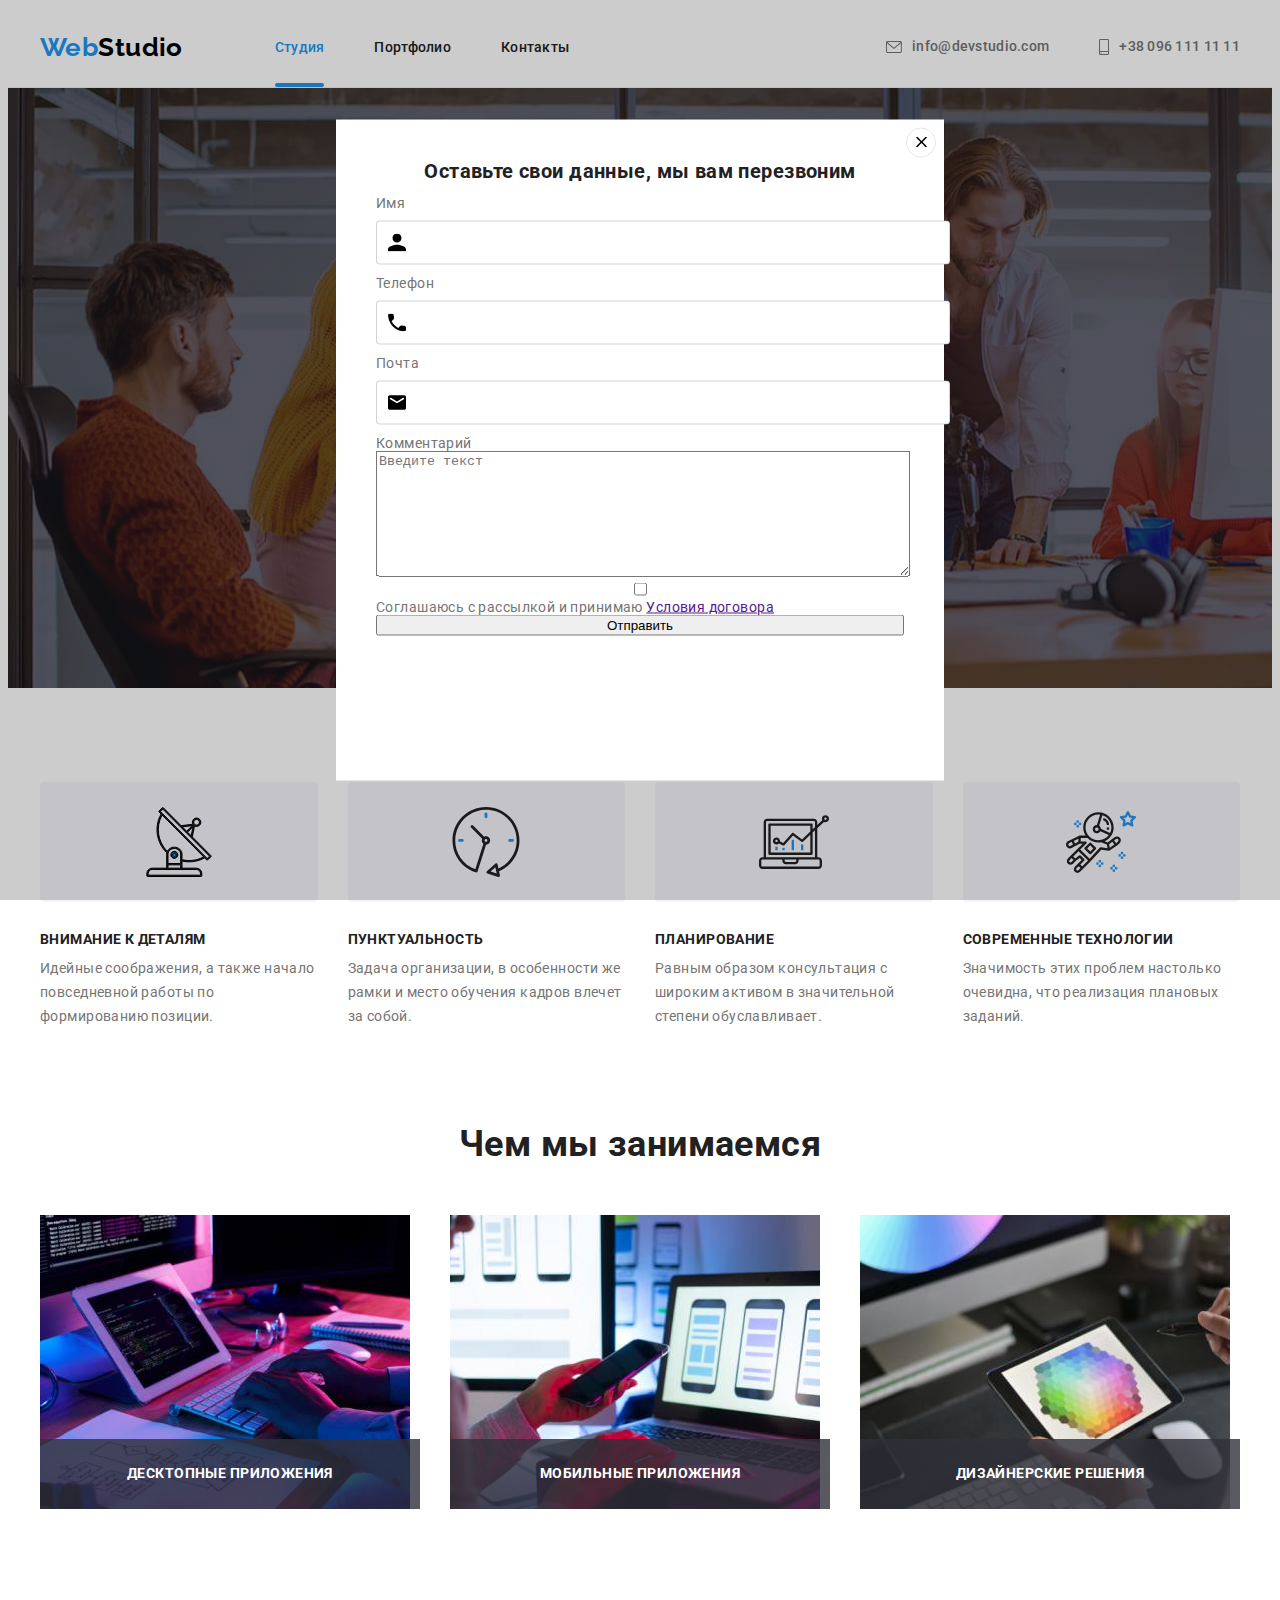
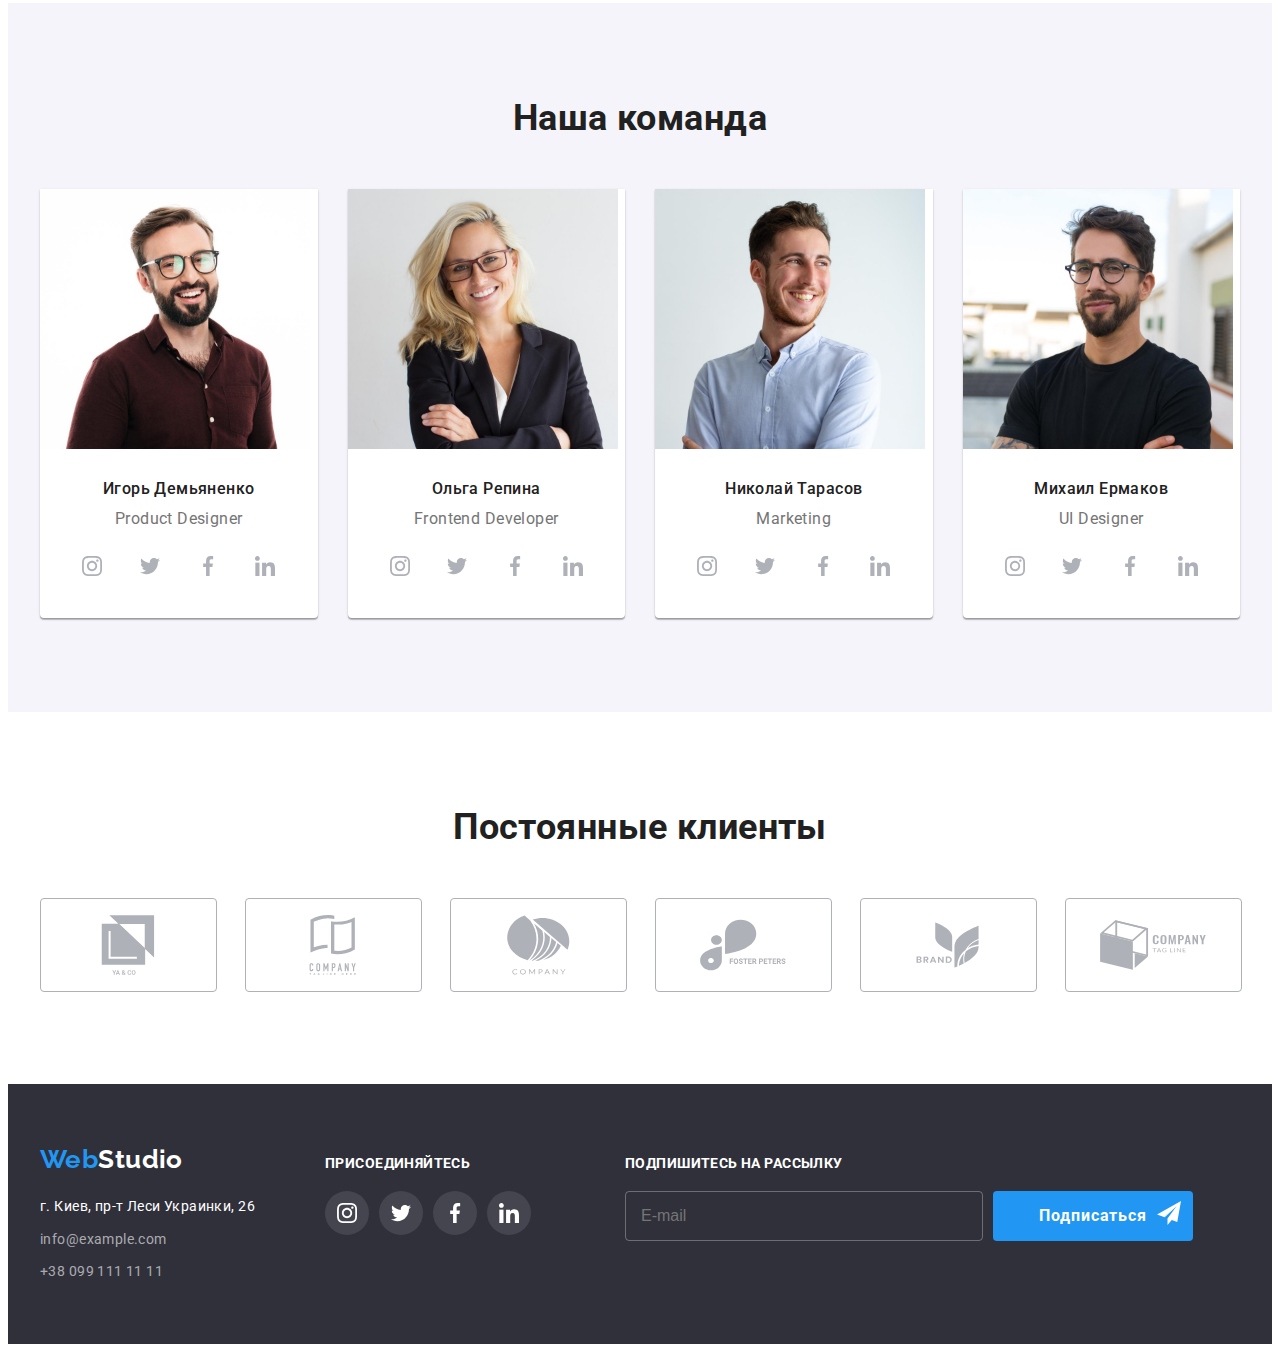
<file: index.html>
<!DOCTYPE html>
<html lang="ru">
  <head>

    <meta charset="UTF-8" />
    <meta http-equiv="X-UA-Compatible" content="IE=edge" />
    <meta name="viewport" content="width=device-width, initial-scale=1.0" />
    <title>Web Studio</title>
    <link rel="stylesheet" href="https://cdnjs.cloudflare.com/ajax/libs/modern-normalize/1.1.0/modern-normalize.min.css" integrity="sha512-wpPYUAdjBVSE4KJnH1VR1HeZfpl1ub8YT/NKx4PuQ5NmX2tKuGu6U/JRp5y+Y8XG2tV+wKQpNHVUX03MfMFn9Q==" crossorigin="anonymous" referrerpolicy="no-referrer" />
    <link rel="preconnect" href="https://fonts.gstatic.com">
    <link href="https://fonts.googleapis.com/css2?family=Raleway:wght@700&family=Roboto:wght@400;500;700;900&display=swap" rel="stylesheet">
    <link rel="stylesheet" href="./css/styles.css" />
  </head>
  <body>
    <!--Шапка сайта -->
    <header class="header">
      <div class="container header-container">
      <nav class="menu">
        <a href="./" class="logo link"><span class="logo-accent">Web</span>Studio</a>
        <ul class="site-nav list">
          <li class="site-nav-item"><a href="" class="nav-link link current">Студия</a></li>
          <li class="site-nav-item"><a href="./portfolio.html" class="nav-link link">Портфолио</a></li>
          <li class="site-nav-item"><a href="" class="nav-link link">Контакты</a></li>
        </ul>
      </nav>
      <ul class="contact-list list">
        <li class="contact-list-item">
          <a href="mailto:info@devstudio.com" class="contact-link link">
            <svg class="icon-item" width="16" height="12">
              <use href="./images/sprite.svg#icon-envelope"></use>
            </svg>
            info@devstudio.com</a>
        </li>
        <li class="contact-list-item">
          <a href="tel:+380961111111" class="contact-link link">
            <svg class="icon-item" width="10" height="16">
              <use href="./images/sprite.svg#icon-smartphone"></use>
            </svg>
            +38 096 111 11 11</a>
        </li>
      </ul>
    </div>
    </header>
    <main>
      <!-- Герой -->
      <section class="hero">
        <div class="container hero-container">
        <h1 class="hero-title">Эффективные решения <br> для вашего бизнеса</h1>
        <button type="button" class="button" data-modal-open>Заказать услугу</button></div>
      </section>
      <!-- Особенности -->
      <section class="features-section">
        <div class="container">
        <h2  class="visually-hidden">Особенности</h2>
        <ul class="features-list list">
          <li class="features-list-item">
            <div class="feauture-icon-container">
              <svg class="feauture-icon">
                <use href="./images/sprite.svg#icon-antenna"></use>
              </svg>
            </div>
            <h3 class="subtitle">Внимание к деталям</h3>
            <p class="desc">
              Идейные соображения, а также начало повседневной работы по формированию позиции.</p>
          </li>
          <li class="features-list-item">
            <div class="feauture-icon-container">
              <svg class="feauture-icon">
                <use href="./images/sprite.svg#icon-clock"></use>
              </svg>
            </div>
            <h3 class="subtitle">Пунктуальность</h3>
            <p class="desc">
              Задача организации, в особенности же рамки и место обучения кадров влечет за собой.
            </p>
          </li>
          <li class="features-list-item">
            <div class="feauture-icon-container">
              <svg class="feauture-icon">
                <use href="./images/sprite.svg#icon-diagram"></use>
              </svg>
            </div>
            <h3 class="subtitle">Планирование</h3>
            <p class="desc">
              Равным образом консультация с широким активом в значительной степени обуславливает.
            </p>
          </li>
          <li class="features-list-item">
            <div class="feauture-icon-container">
              <svg class="feauture-icon">
                <use href="./images/sprite.svg#icon-astronaut"></use>
              </svg>
            </div>
            <h3 class="subtitle">Современные технологии</h3>
            <p class="desc">
              Значимость этих проблем настолько очевидна, что реализация плановых заданий.</p>
          </li>
        </ul>
      </div>
      </section>
      <!-- Чем мы занимаемся -->
      <section class="our-work-section">
        <div class="container">
        <h2 class="section-title">Чем мы занимаемся</h2>
        <ul class="our-work-list list">
          <li class="our-work-list-item">
            <div class="our-work-description-wrapper">
            <img
              src="./images/what-are-we-doing/box1.jpg"
              width="370"
              height="294"
              alt="работающий програмист в темном офисе"
            />
            <p class="our-work-img-desc">Десктопные приложения</p>
          </div>
          </li>
          <li class="our-work-list-item">
            <div class="our-work-description-wrapper">
            <img
              src="./images/what-are-we-doing/box2.jpg"
              width="370"
              height="294"
              alt="веб-дизайнер работает над интерфейсом для мобильных телефонов"
            />
            <p class="our-work-img-desc">Мобильные приложения</p>
          </div>
          </li>
          <li class="our-work-list-item">
            <div class="our-work-description-wrapper">
            <img
              src="./images/what-are-we-doing/box3.jpg"
              width="370"
              height="294"
              alt="Творческий художник работает на графическом планшете "
            />
            <p class="our-work-img-desc">Дизайнерские решения</p>
          </div>
          </li>
        </ul>
      </div>
      </section>
      <!-- Наша команда -->
      <section class="our-team section">
        <div class="container">
        <h2 class="section-title">Наша команда</h2>
        <ul class="our-team-list list">
          <li class="our-team-list-item">
            <div class="card-thumb">
            <img
              src="./images/our-team/product-designer.jpg"
              width="270"
              height="260"
              alt="Игорь Демьяненко"
            />
          </div>

          <div class="card-content">
            <h3 class="subtitle-name">Игорь Демьяненко</h3>
            <p lang="en" class="caption">Product Designer</p>
            <ul class="social-list list">
              <li class="social-list-item">
                <a href="" class="light-bg social-list-link">
                  <svg class="social-list-icon">
                    <use href="./images/sprite.svg#icon-instagram"></use>
                  </svg>
                </a>
              </li>
              <li class="social-list-item">
                <a href="" class="light-bg social-list-link">
                  <svg class="social-list-icon">
                    <use href="./images/sprite.svg#icon-twitter"></use>
                  </svg>
                </a>
              </li>
              <li class="social-list-item">
                <a href="" class="light-bg social-list-link">
                  <svg class="social-list-icon">
                    <use href="./images/sprite.svg#icon-facebook"></use>
                  </svg>
                </a>
              </li>
              <li class="social-list-item">
                <a href="" class="light-bg social-list-link">
                  <svg class="social-list-icon">
                    <use href="./images/sprite.svg#icon-linkedin"></use>
                  </svg>
                </a>
              </li>
            </ul>
          </div>
          </li>
          <li class="our-team-list-item">
            <div class="card-thumb">
            <img
              src="./images/our-team/frontend-developer.jpg"
              width="270"
              height="260"
              alt="Ольга Репина"
            />
          </div>

          <div class="card-content">
            <h3 class="subtitle-name">Ольга Репина</h3>
            <p lang="en"  class="caption">Frontend Developer</p>
            <ul class="social-list list">
              <li class="social-list-item">
                <a href="" class="light-bg social-list-link">
                  <svg class="social-list-icon">
                    <use href="./images/sprite.svg#icon-instagram"></use>
                  </svg>
                </a>
              </li>
              <li class="social-list-item">
                <a href="" class="light-bg social-list-link">
                  <svg class="social-list-icon">
                    <use href="./images/sprite.svg#icon-twitter"></use>
                  </svg>
                </a>
              </li>
              <li class="social-list-item">
                <a href="" class="light-bg social-list-link">
                  <svg class="social-list-icon">
                    <use href="./images/sprite.svg#icon-facebook"></use>
                  </svg>
                </a>
              </li>
              <li class="social-list-item">
                <a href="" class="light-bg social-list-link">
                  <svg class="social-list-icon">
                    <use href="./images/sprite.svg#icon-linkedin"></use>
                  </svg>
                </a>
              </li>
            </ul>
          </div>
          </li>
          <li class="our-team-list-item">
            <div class="card-thumb">
            <img
              src="./images/our-team/marketing.jpg"
              width="270"
              height="260"
              alt="Николай Тарасов"
            />
          </div>

          <div class="card-content">
            <h3 class="subtitle-name">Николай Тарасов</h3>
            <p lang="en"  class="caption">Marketing</p>
            <ul class="social-list list">
              <li class="social-list-item">
                <a href="" class="light-bg social-list-link">
                  <svg class="social-list-icon">
                    <use href="./images/sprite.svg#icon-instagram"></use>
                  </svg>
                </a>
              </li>
              <li class="social-list-item">
                <a href="" class="light-bg social-list-link">
                  <svg class="social-list-icon">
                    <use href="./images/sprite.svg#icon-twitter"></use>
                  </svg>
                </a>
              </li>
              <li class="social-list-item">
                <a href="" class="light-bg social-list-link">
                  <svg class="social-list-icon">
                    <use href="./images/sprite.svg#icon-facebook"></use>
                  </svg>
                </a>
              </li>
              <li class="social-list-item">
                <a href="" class="light-bg social-list-link">
                  <svg class="social-list-icon">
                    <use href="./images/sprite.svg#icon-linkedin"></use>
                  </svg>
                </a>
              </li>
            </ul>
          </div>
          </li>
          <li class="our-team-list-item">
            <div class="card-thumb">
            <img
              src="./images/our-team/ui-designer.jpg"
              width="270"
              height="260"
              alt="Михаил Ермаков"
            />
          </div>

          <div class="card-content">
            <h3 class="subtitle-name">Михаил Ермаков</h3>
            <p lang="en"  class="caption">UI Designer</p>
            <ul class="social-list list">
              <li class="social-list-item">
                <a href="" class="light-bg social-list-link">
                  <svg class="social-list-icon">
                    <use href="./images/sprite.svg#icon-instagram"></use>
                  </svg>
                </a>
              </li>
              <li class="social-list-item">
                <a href="" class="light-bg social-list-link">
                  <svg class="social-list-icon">
                    <use href="./images/sprite.svg#icon-twitter"></use>
                  </svg>
                </a>
              </li>
              <li class="social-list-item">
                <a href="" class="light-bg social-list-link">
                  <svg class="social-list-icon">
                    <use href="./images/sprite.svg#icon-facebook"></use>
                  </svg>
                </a>
              </li>
              <li class="social-list-item">
                <a href="" class="light-bg social-list-link">
                  <svg class="social-list-icon">
                    <use href="./images/sprite.svg#icon-linkedin"></use>
                  </svg>
                </a>
              </li>
            </ul>
          </div>
          </li>
        </ul>
      </div>
      </section>
      <!-- Постоянные клиенты -->
      <section class="our-clients section">
        <div class="container">
        <h2 class="section-title">Постоянные клиенты</h2>
        <ul class="our-clients-list list">
          <li class="our-clients-list-item">
            <a class="our-clients-list-link link" href="">
                <svg class="our-clients-icon">
                  <use href="./images/sprite.svg#icon-group1"></use>
                </svg>
              </a>
              
           
          </li>
          <li class="our-clients-list-item">
            <a class="our-clients-list-link link" href="">
                <svg class="our-clients-icon">
                  <use href="./images/sprite.svg#icon-group2"></use>
                </svg>
              </a>
              
           
          </li>
          <li class="our-clients-list-item">
            <a class="our-clients-list-link link" href="">
                <svg class="our-clients-icon">
                  <use href="./images/sprite.svg#icon-group3"></use>
                </svg>
              </a>
              
           
          </li>
          <li class="our-clients-list-item">
            <a class="our-clients-list-link link" href="">
                <svg class="our-clients-icon">
                  <use href="./images/sprite.svg#icon-group4"></use>
                </svg>
              </a>
              
           
          </li>
          <li class="our-clients-list-item">
            <a class="our-clients-list-link link" href="">
                <svg class="our-clients-icon">
                  <use href="./images/sprite.svg#icon-group5"></use>
                </svg>
              </a>
              
           
          </li>
          <li class="our-clients-list-item">
            <a class="our-clients-list-link link" href="">
                <svg class="our-clients-icon">
                  <use href="./images/sprite.svg#icon-group6"></use>
                </svg>
              </a>
              
           
          </li>
        </ul>
      </div>
      </section>
    </main>
    <!-- Футер -->
    <footer class="page-footer">
    <div class="container flex-container">
      <div>
      <a href="./" class="footer-logo link"><span class="logo-accent">Web</span>Studio</a>
      <address>
        <ul class="address list">
          <li>
            <a class="map-link link"
              href="https://goo.gl/maps/Ho2YQCXfCSrJ9mf67"
              target="_blank"
              rel="noopener noreferrer"
              >г. Киев, пр-т Леси Украинки, 26</a
            >
          </li>
          <li><a class="address-link link" href="mailto:info@example.com">info@example.com</a></li>
          <li><a class="address-link link" href="tel:+380991111111">+38 099 111 11 11</a></li>
        </ul>
      </address>
      </div>
      <div class="footer-sidebar">
        <p class="label">присоединяйтесь</p>
        <ul class="footer social-list list">
          <li class="footer social-list-item">
            <a href="" class="dark-bg social-list-link">
              <svg class="social-list-icon">
                <use href="./images/sprite.svg#icon-instagram"></use>
              </svg>
            </a>
          </li>
          <li class="footer social-list-item">
            <a href="" class="dark-bg social-list-link">
              <svg class="social-list-icon">
                <use href="./images/sprite.svg#icon-twitter"></use>
              </svg>
            </a>
          </li>
          <li class="footer social-list-item">
            <a href="" class="dark-bg social-list-link">
              <svg class="social-list-icon">
                <use href="./images/sprite.svg#icon-facebook"></use>
              </svg>
            </a>
          </li>
          <li class="footer social-list-item">
            <a href="" class="dark-bg social-list-link">
              <svg class="social-list-icon">
                <use href="./images/sprite.svg#icon-linkedin"></use>
              </svg>
            </a>
          </li>
        </ul>
      </div>
      <div class="form">
        <p class="label">Подпишитесь на рассылку</p>
        <form action="#" class="footer-form">
          <input type="email" class="email-input" placeholder="E-mail" name="email">
         
          <button type="submit" class="footer-email-button">Подписаться
            <svg class="button-send-icon">
              <use href="./images/sprite.svg#icon-send"></use>
            </svg>
          </button>
        </div>
        </form>
      </div>
    </div>
    </footer>
    <div class="backdrop " data-modal>
      <div class="modal">
        <button type="button" class="close-btn" data-modal-close>
          <svg class="close-icon" width="11" height="11">
            <use href="./images/sprite.svg#icon-close-black"></use>
          </svg>
        </button>
        <p class="form-desc">Оставьте свои данные, мы вам перезвоним</p>
        <form action="#" class="modal-form">
          
           <label class="modal-form-field">
            Имя
            <span class="modal-form-icon-wrapper">
             <input class="modal-form-input" type="text" name="user-name" required minlength="4">
             <svg class="modal-form-icon" width="18" height="18">
              <use href="./images/sprite.svg#icon-person"></use>
             </svg>
            </span>
          </label>
          <label class="modal-form-field">
            Телефон
            <span class="modal-form-icon-wrapper">
             <input class="modal-form-input" type="tel" name="user-phone" required pattern="[0-9]{3}-[0-9]{3}-[0-9]{2}-[0-9]-{2}" title="099-111-11-11">
             <svg class="modal-form-icon" width="18" height="18">
              <use href="./images/sprite.svg#icon-phone"></use>
             </svg>
            </span>  
          </label>
          <label class="modal-form-field">
            Почта
            <span class="modal-form-icon-wrapper">
             <input class="modal-form-input" type="mail" name="user-email" required>
             <svg class="modal-form-icon" width="18" height="18">
              <use href="./images/sprite.svg#icon-email"></use>
             </svg>
            </span>
          </label>
          <label class="modal-form-field">
            Комментарий
            <textarea name="user-message" class="modal-form-message" placeholder="Введите текст"></textarea>
          </label>
          <input class="" type="checkbox" name="modal-form-term" id="form-checkbox">
          <label for="form-checkbox" class="modal-form-check-desc">Соглашаюсь с рассылкой и принимаю <a href="">Условия договора</a></label>
          <button type="submit" class="modal-form-btn">Отправить</button>
        </form>
      </div>
    </div>
    <!-- <script src="./js/modal.js"></script> -->
  </body>
</html>
</file>
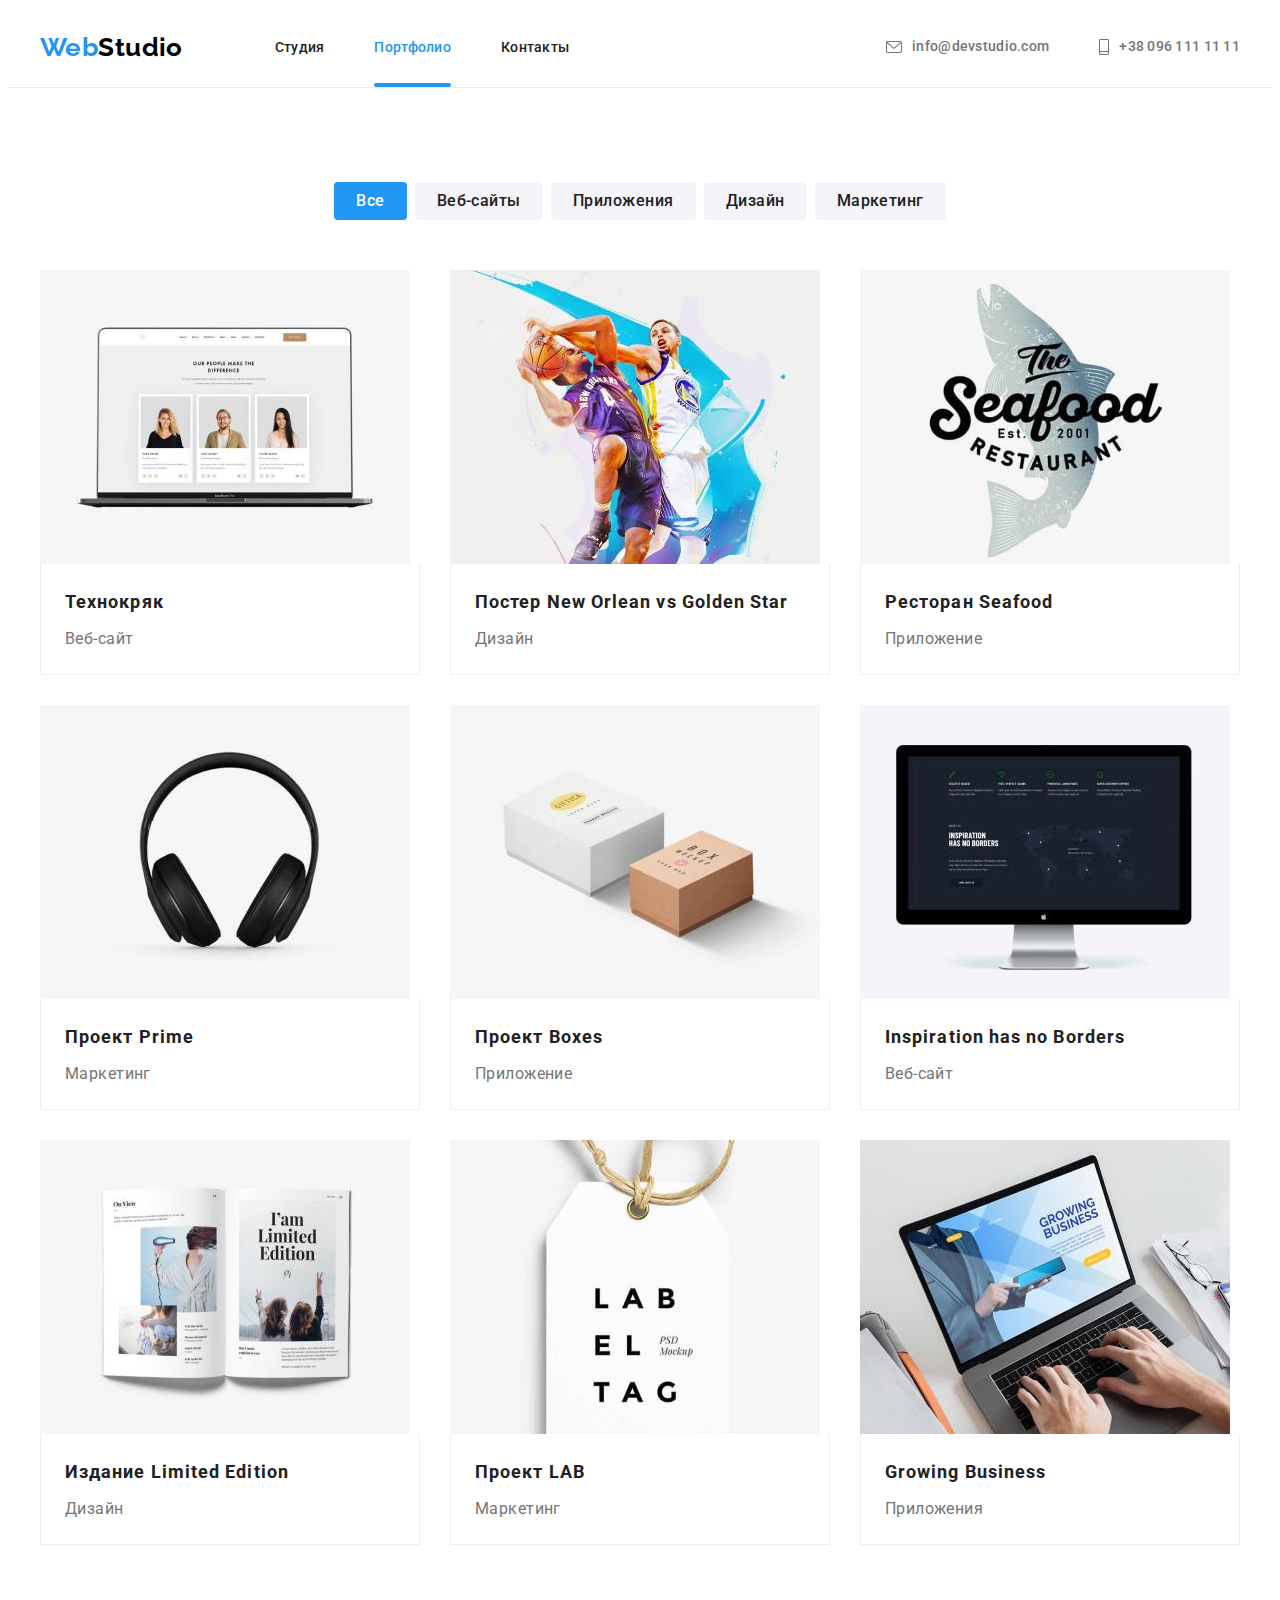
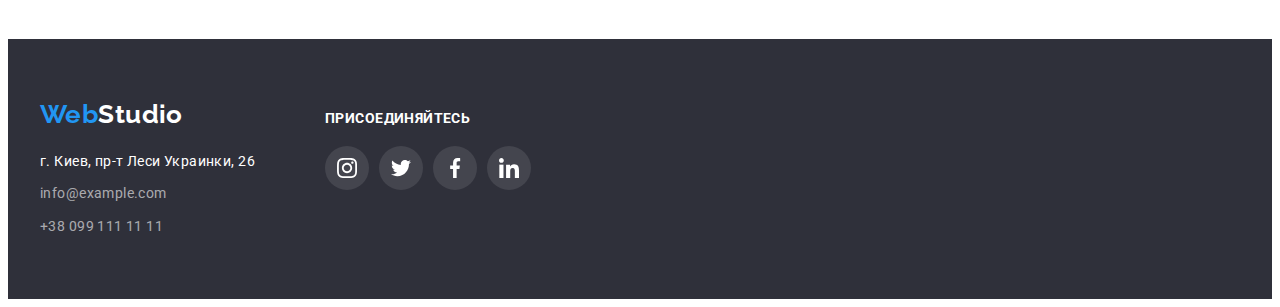
<file: portfolio.html>
<!DOCTYPE html>
<html lang="ru">
  <head>

    <meta charset="UTF-8" />
    <meta http-equiv="X-UA-Compatible" content="IE=edge" />
    <meta name="viewport" content="width=device-width, initial-scale=1.0" />
    <title>Портфолио</title>
    <link rel="stylesheet" href="https://cdnjs.cloudflare.com/ajax/libs/modern-normalize/1.1.0/modern-normalize.min.css" integrity="sha512-wpPYUAdjBVSE4KJnH1VR1HeZfpl1ub8YT/NKx4PuQ5NmX2tKuGu6U/JRp5y+Y8XG2tV+wKQpNHVUX03MfMFn9Q==" crossorigin="anonymous" referrerpolicy="no-referrer" />
    <link rel="preconnect" href="https://fonts.gstatic.com">
    <link href="https://fonts.googleapis.com/css2?family=Raleway:wght@700&family=Roboto:wght@400;500;700;900&display=swap" rel="stylesheet">
    <link rel="stylesheet" href="./css/styles.css" />
  </head>
  <body>
    <!--Шапка сайта -->
    <header class="header">
      <div class="container header-container">
      <nav class="menu">
        <a href="./" class="logo link"><span class="logo-accent">Web</span>Studio</a>
        <ul class="site-nav list">
          <li class="site-nav-item"><a href="./index.html" class="nav-link link">Студия</a></li>
          <li class="site-nav-item"><a href="" class="nav-link link current">Портфолио</a></li>
          <li class="site-nav-item"><a href="" class="nav-link link">Контакты</a></li>
        </ul>
      </nav>
      <ul class="contact-list list">
        <li class="contact-list-item">
          <a href="mailto:info@devstudio.com" class="contact-link link">
            <svg class="icon-item" width="16" height="12">
              <use href="./images/sprite.svg#icon-envelope"></use>
            </svg>
            info@devstudio.com</a>
        </li>
        <li class="contact-list-item">
          <a href="tel:+380961111111" class="contact-link link">
            <svg class="icon-item" width="10" height="16">
              <use href="./images/sprite.svg#icon-smartphone"></use>
            </svg>
            +38 096 111 11 11</a>
        </li>
      </ul>
    </div>
    </header>
    <!-- Главний контент -->
    <main>
      <section class="section">
        <div class="container">
        <h1 class="visually-hidden">Портфолио</h1>
        <h2 class="visually-hidden">Навигация</h2>
        <ul class="btn-list list">
          <li class="btn-list-item"><button type="button" class="btn current-btn" >Все</button></li>
          <li class="btn-list-item"><button type="button" class="btn" >Веб-сайты</button></li>
          <li class="btn-list-item"><button type="button" class="btn" >Приложения</button></li>
          <li class="btn-list-item"><button type="button" class="btn" >Дизайн</button></li>
          <li class="btn-list-item"><button type="button" class="btn" >Маркетинг</button></li>
        </ul>
        <ul class="card-list list">
          <li class="card-list-item">
            <a class="card-link link" href="">
              <div class="card-list-thumb">
               <img src="./images/portfolio/img.jpg" width="370" height="294" alt="В ноутбуке открытая веб-страница" />
               <p class="card-list-img-descr">Технокряк это современная площадка распространения коронавируса. Компании используют эту платформу для цифрового шпионажа и атак на защищённые сервера конкурентов.</p>
              </div>
              <div class="card-list-content">
               <h3 class="title">Технокряк</h3>
               <p class="filter">Веб-сайт</p>
              
              </div>  
            </a>
          </li>
          <li class="card-list-item">
            <a class="card-link link" href="">
              <div class="card-list-thumb">
               <img src="./images/portfolio/img-1.jpg" width="370" height="294" alt="баскетбольные игроки играют" />
               <p class="card-list-img-descr">Технокряк это современная площадка распространения коронавируса. Компании используют эту платформу для цифрового шпионажа и атак на защищённые сервера конкурентов.</p>
              </div>
              <div class="card-list-content">
               <h3 class="title">Постер <span lang="en">New Orlean vs Golden Star</span></h3>
               <p class="filter">Дизайн</p>
               </div>
            </a>
          </li>
          <li class="card-list-item">
            <a class="card-link link" href="">
              <div class="card-list-thumb">
               <img src="./images/portfolio/img-2.jpg" width="370" height="294" alt="логотип ресторанта" />
               <p class="card-list-img-descr">Технокряк это современная площадка распространения коронавируса. Компании используют эту платформу для цифрового шпионажа и атак на защищённые сервера конкурентов.</p>
              </div>
              <div class="card-list-content">
               <h3 class="title">Ресторан <span lang="en">Seafood</span></h3>
               <p class="filter">Приложение</p>
             </div>
            </a>
          </li>
          <li class="card-list-item">
            <a class="card-link link" href="">
              <div class="card-list-thumb">
               <img src="./images/portfolio/img-3.jpg" width="370" height="294" alt="гарнитура" />
               <p class="card-list-img-descr">Технокряк это современная площадка распространения коронавируса. Компании используют эту платформу для цифрового шпионажа и атак на защищённые сервера конкурентов.</p>
              </div>
              <div class="card-list-content">
               <h3 class="title">Проект <span lang="en">Prime</span></h3>
               <p class="filter">Маркетинг</p>
              </div>
            </a>
          </li>
          <li class="card-list-item">
            <a class="card-link link" href="">
              <div class="card-list-thumb">
               <img src="./images/portfolio/img-4.jpg" width="370" height="294" alt="две коробки" />
               <p class="card-list-img-descr">Технокряк это современная площадка распространения коронавируса. Компании используют эту платформу для цифрового шпионажа и атак на защищённые сервера конкурентов.</p>
              </div>
              <div class="card-list-content">
               <h3 class="title">Проект <span lang="en">Boxes</span></h3>
               <p class="filter">Приложение</p>
              </div>
            </a>
          </li>
          <li class="card-list-item">
            <a class="card-link link" href="">
              <div class="card-list-thumb">
               <img src="./images/portfolio/img-5.jpg" width="370" height="294" alt="монитор отображает веб-страницу" />
               <p class="card-list-img-descr">Технокряк это современная площадка распространения коронавируса. Компании используют эту платформу для цифрового шпионажа и атак на защищённые сервера конкурентов.</p>
              </div>
              <div class="card-list-content">
               <h3 class="title"><span lang="en">Inspiration has no Borders</span></h3>
               <p class="filter">Веб-сайт</p>
              </div>
            </a>
          </li>
          <li class="card-list-item">
            <a class="card-link link" href="">
              <div class="card-list-thumb">
               <img src="./images/portfolio/img-6.jpg" width="370" height="294" alt="открытый журнал" />
               <p class="card-list-img-descr">Технокряк это современная площадка распространения коронавируса. Компании используют эту платформу для цифрового шпионажа и атак на защищённые сервера конкурентов.</p>
              </div>
              <div class="card-list-content">
               <h3 class="title">Издание <span lang="en">Limited Edition</span></h3>
               <p class="filter">Дизайн</p>
              </div>
            </a>
          </li>
          <li class="card-list-item">
            <a class="card-link link" href="">
              <div class="card-list-thumb">
               <img src="./images/portfolio/img-7.jpg" width="370" height="294" alt="этикетка" />
               <p class="card-list-img-descr">Технокряк это современная площадка распространения коронавируса. Компании используют эту платформу для цифрового шпионажа и атак на защищённые сервера конкурентов.</p>
              </div>
              <div class="card-list-content">
               <h3 class="title">Проект <span lang="en">LAB</span></h3>
               <p class="filter">Маркетинг</p>
              </div>
            </a>
          </li>
          <li class="card-list-item">
            <a class="card-link link" href="">
              <div class="card-list-thumb">
               <img src="./images/portfolio/img-8.jpg" width="370" height="294" alt="на ноутбуке работает человек с приложением" />
               <p class="card-list-img-descr">Технокряк это современная площадка распространения коронавируса. Компании используют эту платформу для цифрового шпионажа и атак на защищённые сервера конкурентов.</p>
              </div>
              <div class="card-list-content">
               <h3 class="title"><span lang="en">Growing Business</span></h3>
               <p class="filter">Приложения</p>
              </div>
            </a>
          </li>
        </ul>
      </div>
      </section>
    </main>
    <!-- Футер -->
    <footer class="page-footer">
      <div class="container flex-container">
        <div>
        <a href="./" class="footer-logo link"><span class="logo-accent">Web</span>Studio</a>
        <address>
          <ul class="address list">
            <li>
              <a class="map-link link"
                href="https://goo.gl/maps/Ho2YQCXfCSrJ9mf67"
                target="_blank"
                rel="noopener noreferrer"
                >г. Киев, пр-т Леси Украинки, 26</a
              >
            </li>
            <li><a class="address-link link" href="mailto:info@example.com">info@example.com</a></li>
            <li><a class="address-link link" href="tel:+380991111111">+38 099 111 11 11</a></li>
          </ul>
        </address>
        </div>
        <div class="footer-sidebar">
          <p class="label">присоединяйтесь</p>
          <ul class="footer social-list list">
            <li class="footer social-list-item">
              <a href="" class="dark-bg social-list-link">
                <svg class="social-list-icon">
                  <use href="./images/sprite.svg#icon-instagram"></use>
                </svg>
              </a>
            </li>
            <li class="footer social-list-item">
              <a href="" class="dark-bg social-list-link">
                <svg class="social-list-icon">
                  <use href="./images/sprite.svg#icon-twitter"></use>
                </svg>
              </a>
            </li>
            <li class="footer social-list-item">
              <a href="" class="dark-bg social-list-link">
                <svg class="social-list-icon">
                  <use href="./images/sprite.svg#icon-facebook"></use>
                </svg>
              </a>
            </li>
            <li class="footer social-list-item">
              <a href="" class="dark-bg social-list-link">
                <svg class="social-list-icon">
                  <use href="./images/sprite.svg#icon-linkedin"></use>
                </svg>
              </a>
            </li>
          </ul>
        </div>
      </div>
    </footer>
 </body>
</html>
</file>
<file: css/styles.css>
:root 
{ --primary-text-colour:#757575;

  --title-text-colour:#212121;

  --accent-colour: #2196f3;

  --primery-white-colour:#FFFFFF;
  --dark-background-color:#2F303A;
  --secondary-background-color:#F5F4FA;
  --primary-decoration-colour: #AFB1B8;
  --primary-margin: 30px;
  --transition-timing-function: cubic-bezier(0.4, 0, 0.2, 1);
  }

body {
  font-family: 'Roboto', sans-serif;
  font-size: 14px;
  letter-spacing: 0.03em;
  color: var(--primary-text-colour);
  background-color: var(--primery-white-colour);
}
h1,
h2,
h3,
h4,
h5,
h6,
p {
  margin-top: 0;
  margin-bottom: 0;
}

ul,
ol {
  margin-top: 0;
  margin-bottom: 0;
  padding-left: 0;
}

img {
  display: block;
}
.link {
  text-decoration: none;
  color: inherit;
}
.list {
  list-style: none;
}


 /* ============= COMPONENTS ============= */
  .container {
    width: 1200px;
    margin: auto;
    padding-left: 15px;
    padding-right: 15px;
  }
  .section {
    padding-top: 94px;
    padding-bottom: 94px;
  }

  .subtitle {
    margin-bottom: 10px;

    font-weight: 700;
    font-size: 14px;
    line-height: 1.14;
    text-transform: uppercase;
    color: var(--title-text-colour)
  }

  .section-title {
    margin-bottom: 50px;

    font-weight: 700;
    font-size: 36px;
    line-height: 1.17;
    text-align: center;
    
    color: var(--title-text-colour);
  }
  .visually-hidden {
    position: absolute;
    clip: rect(0 0 0 0);
    width: 1px;
    height: 1px;
    margin: -1px;
  }
  .social-list {
    display: flex;
    justify-content: space-between;
    
  }
  .social-list-item {
    width: 44px;
    height: 44px;
  }
  .social-list-icon {
    width: 20px;
    height: 20px;
  }
  .social-list-link {
    display: flex;
    align-items: center;
    justify-content: center;
    width: 100%;
    height: 100%;
   

    
  }
  
 /* ============= END COMPONENTS ============= */

 /* ========= Header ========= */
  .header-container {
    display: flex;
    align-items: center;
  }
  .menu {
    display: flex;
    align-items: center;
  }
  .site-nav {
    display:flex;
    align-items: center;
  }
  .site-nav :not(:last-child) {
    margin-right: 50px;
  }
  .contact-list {
    margin-left: auto;
    display: flex;
    align-items: center;
  }
  .contact-list :not(:last-child) {
    margin-right: 50px;
  }
  .header {
    padding-top: 24px;
    padding-bottom: 24px;

    border-bottom: 1px solid #ECECEC;
    }
  .logo {
    margin-right: 92px;

    font-family: 'Raleway', sans-serif;
    font-weight: 700;
    font-size: 26px;
    line-height: 1.19;
    color: #000000;
    }
  .logo-accent {
    color: var(--accent-colour);
  }
  .nav-link{
    font-weight: 500;
    line-height: 1.14;
    letter-spacing: 0.02em;
    color: var(--title-text-colour);

    transition: color 250ms var(--transition-timing-function);
    }
    .nav-link:hover,
    .nav-link:focus
    {color: var(--accent-colour);
  }
  .current {
    color: var(--accent-colour);
    position: relative;
  }
  .current::after {
    position: absolute;
    bottom: -32px;

    content: "";
    display: block;
    width: 100%;
    height: 4px;
    background-color: var(--accent-colour);
    border-radius: 2px;

  }
  .contact-link{
    display: flex;
    align-items: center;
    font-weight: 500;
    line-height: 1.14;
    letter-spacing: 0.02em;

    transition: color 250ms var(--transition-timing-function);
    }

  .contact-link:hover,
  .contact-link:focus{
   color: var(--accent-colour);
}
  .icon-item{
    margin-right: 10px;
    fill:currentColor;
  }
 
  
  
 /* ========= End Header ========= */

 /* ========= Hero ========= */
  .hero {
    max-width: 1600px;
    margin: 0 auto;
    padding-top: 200px;
    padding-bottom: 200px;

    background: var(--dark-background-color);
    background-image: linear-gradient(
      rgba(47, 48, 58, 0.4),
      rgba(47, 48, 58, 0.4)
    ),
    url(../images/hero/hero-bg.jpg);
    background-size: cover;

    text-align: center;
    
  }
  
  .hero-title {
    margin-bottom: var(--primary-margin);

    font-weight: 900;
    font-size: 44px;
    line-height: 1.36;
    letter-spacing: 0.06em;
    text-transform: uppercase;
    color: var(--primery-white-colour);
  }
  .button {
    padding: 10px 32px;

    border: none;
    border-radius: 4px;
    font-family: inherit;
    font-weight: 700;
    font-size: 16px;
    line-height: 1.87;
    letter-spacing: 0.06em;
    cursor: pointer;
    
    color: var(--primery-white-colour);
    background-color: var(--accent-colour);

    transition: background-color 250ms var(--transition-timing-function);
    }
    .button:hover,
    .button:focus{
    background-color: #188CE8;
  }
 /* ========= End Hero ========= */

/* ========= Main ========= */

 /* ========= Feautures ========= */
  .features-section{
    padding-top: 94px;
    padding-bottom: 47px;
  }
  .features-list{
    display: flex;
    flex-wrap: wrap;
    margin-top: calc( -1 *  var(--primary-margin));
    margin-left: calc( -1 *  var(--primary-margin));
  }
  .features-list-item{
    flex-basis: calc((100% - 120px) / 4);
    margin-top: var(--primary-margin);
    margin-left: var(--primary-margin);
  }
  .feauture-icon-container {
    display: flex;
    align-items: center;
    margin-bottom: 30px;
    height: 120px;
    background-color:var(--secondary-background-color);
    border-radius: 4px;
  }
  .feauture-icon {
    margin: 0 auto;
    width: 70px;
    height: 70px;
  }
  .desc {
    line-height: 1.71;
    }
  /* ========= End Feautures ========= */

  /* ========= Our Work ========= */
  .our-work-description-wrapper{
    position: relative;
  }
  .our-work-img-desc {
    position: absolute;
    bottom: 0;
    width: 100%;

    display: flex;
    align-items: center;
    justify-content: center;
    height: 70px;

    font-weight: 700;
    line-height: 1.14;
    text-transform: uppercase;

    color: var(--primery-white-colour);
    background-color: rgba(47, 48, 58, 0.8);
  }
 .our-work-section {
   padding-top: 47px;
   padding-bottom: 94px;
 }
 .our-work-list {
   display: flex;
   flex-wrap: wrap;
   margin-top: calc( -1 *  var(--primary-margin));
   margin-left: calc( -1 *  var(--primary-margin));

 }
 .our-work-list-item {
   flex-basis: calc((100% - 90px) / 3);
   margin-top: var(--primary-margin);
   margin-left: var(--primary-margin);
 }
  /* ========= End Our Work ========= */

  /* ========= Our Team ========= */
  .our-team-list {
    display: flex;
    flex-wrap: wrap;
    margin-top: calc( -1 *  var(--primary-margin));
    margin-left: calc( -1 *  var(--primary-margin));
  }
  .our-team-list-item {
   flex-basis: calc((100% - 120px) / 4);
    margin-top: var(--primary-margin);
    margin-left: var(--primary-margin);

    background-color: var(--primery-white-colour);
    box-shadow: 0px 1px 3px rgba(0, 0, 0, 0.12), 0px 1px 1px rgba(0, 0, 0, 0.14), 0px 2px 1px rgba(0, 0, 0, 0.2);
    border-radius: 0px 0px 4px 4px;
  }
  .card-content {
    padding: 30px 30px;
  }

  .subtitle-name {
    margin-bottom: 10px;
    font-weight: 500;
    font-size: 16px;
    line-height: 1.19;
    text-align: center;
    
    color: var(--title-text-colour);
    }
  .our-team {
    background: var(--secondary-background-color)
  }  
  .caption {
    margin-bottom: 16px;
    font-size: 16px;
    line-height: 1.19;
    text-align: center;
  }
  .light-bg{
    fill: var(--primary-decoration-colour);
    border-radius: 50%;
    background-color: var(--primery-white-colour);

    transition: fill 250ms var(--transition-timing-function),
    background-color 250ms var(--transition-timing-function);
  }
  .light-bg.social-list-link:hover,
  .light-bg.social-list-link:focus {
    fill:var(--primery-white-colour);
    background-color: var(--accent-colour);
    
  }
  /* ========= End Our Team ========= */

  /* ========= Our Clients ========= */
  
  .our-clients-list {
    display: flex;
    align-items: center;
    flex-wrap: wrap;
    margin-top: calc(-1 * var(--primary-margin));
    margin-left: calc(-1 * var(--primary-margin));
  }
  .our-clients-list-item {
    flex-basis: calc((100% - 180px) / 6);
    margin-top: var(--primary-margin);
    margin-left: var(--primary-margin);
    width: 170px;
    height: 92px;
   }
 .our-clients-list-link {
    display: flex;
    align-items: center;
    justify-content: center;
    width: 100%;
    height: 100%;

    fill:var(--primary-decoration-colour);
    border: 1px solid var(--primary-decoration-colour);
    border-radius: 4px;

    transition: fill 250ms var(--transition-timing-function),
    border 250ms var(--transition-timing-function);
}
  .our-clients-list-link:hover,
  .our-clients-list-link:focus {
    fill: var(--accent-colour);
    border: 1px solid var(--accent-colour);
 }
  .our-clients-icon  {
    width: 106px;
    height: 60px;
  }
  /* ========= End Our Clients ========= */


/* ========= End Main ========= */

/* ========= Footer ========= */
.flex-container {
  display: flex;
  align-items: baseline;
}
.page-footer {
  padding-top: 60px;
  padding-bottom: 60px;
  background: var(--dark-background-color)
}
.footer-logo {
  font-family: 'Raleway', sans-serif;
  font-weight: 700;
  font-size: 26px;
  line-height: 1.19;
  color: var(--primery-white-colour);
  }
.map-link {
  font-style: normal;
  line-height: 1.71;
  color: var(--primery-white-colour);

  transition: color 250ms var(--transition-timing-function);
  }
.map-link:hover,
.map-link:focus {
  color: var(--accent-colour);
}
.address-link {
  font-style: normal;
  line-height: 1.71;
  color: rgba(255, 255, 255, 0.6);
  }
  .address-link:hover,
  .address-link:focus {
    color: var(--accent-colour);
  }
  
  .address {
    margin-top: 20px;
  }
  .address :not(:last-child) {
    margin-bottom: 9px;
  }
  .footer-sidebar {
   margin-left: 70px;
  }
  .label {
    margin-bottom: 20px;

    font-weight: 700;
    text-transform: uppercase;

    color: var(--primery-white-colour)
   }
  .dark-bg {
    fill: var(--primery-white-colour);
    border-radius: 50%;
    background-color: rgba(255, 255, 255, 0.1);

    transition: background-color 250ms var(--transition-timing-function);
  }
  .dark-bg.social-list-link:hover,
  .dark-bg.social-list-link:focus {
    background-color: var(--accent-colour);
  }
  .footer.social-list-item:not(:last-child){
    margin-right: 10px;
  } 

  .form {
    margin-left: 94px;
  }
  .email-input {
  padding-left: 15px;
  width: 358px;
  height: 50px;  
  font-size: 16px;
  line-height: 1.25;
  
  
  border: 1px solid rgba(255, 255, 255, 0.3);
  box-sizing: border-box;
  background-color: transparent;
  border-radius: 4px;
  color: rgba(255, 255, 255, 0.6);
  }
  .footer-email-button {
    width: 200px;
    padding: 10px 28px;
    margin-left: 10px;

    border: none;
    border-radius: 4px;
    font-family: inherit;
    font-weight: 700;
    font-size: 16px;
    line-height: 1.87;
    letter-spacing: 0.06em;
    cursor: pointer;
    
    color: var(--primery-white-colour);
    background-color: var(--accent-colour);

    transition: background-color 250ms var(--transition-timing-function);
  }
 .footer-form {
   display: flex;
   align-items: center;
   position: relative;
 }
  .button-send-icon {
    margin-left: 10px;
    width: 24px;
    height: 24px;
    position: absolute;
    top: 13;
    right: 28;
    fill: var(--primery-white-colour);
  }
  .footer-email-button:hover,
    .footer-email-button:focus{
    background-color: #188CE8;
  }

/* ========= End Footer ========= */

/* ========= Portfolio ========= */
 /* ========= Button ========= */


  .btn-list {
    display: flex;
    justify-content: center;
    margin-bottom: 50px;

  }
  .btn-list :not(:last-child) {
    margin-right: 8px;
  }
  .btn {
    padding: 6px 22px;
    border: none;
    border-radius: 4px;

    font-family: 'Roboto', sans-serif;
    background-color: var(--secondary-background-color); 
    cursor: pointer;
    font-weight: 500;
    font-size: 16px;
    line-height: 1.62;
    text-align: center;
    letter-spacing: 0.03em;

    color: var(--title-text-colour);

    transition: background-color 250ms var(--transition-timing-function),
    color 250ms var(--transition-timing-function),
    box-shadow 250ms var(--transition-timing-function);
    }
  .btn:hover,
  .btn:focus
  {
    background-color: var(--accent-colour);
    color: var(--primery-white-colour);
    box-shadow: 0px 3px 1px rgba(0, 0, 0, 0.1), 0px 1px 2px rgba(0, 0, 0, 0.08), 0px 2px 2px rgba(0, 0, 0, 0.12);
  }
  .current-btn{
    background: var(--accent-colour);
    color: var(--primery-white-colour);
  }
  .title {
    margin-bottom: 4px;

    font-weight: 700;
    font-size: 18px;
    line-height: 2;
    letter-spacing: 0.06em;
    color: var(--title-text-colour);
    }
  .filter {
    font-size: 16px;
    line-height: 1.87;
  }
 /* ========= End Button ========= */ 

 /* ========= Cards ========= */
 .card-list {
   display: flex;
   flex-wrap: wrap;
   margin-top: calc( -1 *  var(--primary-margin));
   margin-left: calc( -1 *  var(--primary-margin));
 }
 .card-list-thumb{
   position: relative;
   overflow: hidden;

 }
 .card-list-img-descr {
    position: absolute;
    top: 0;
    left: 0;
    width: 100%;
    height: 100%;

    padding: 63px 24px;

    font-size: 18px;
    line-height: 1.56;
    letter-spacing: 0.03em;
    
    color: var(--primery-white-colour);
    background-color: rgba(33, 150, 243, 0.9);
    overflow: auto;

    transform: translateY(100%);
    transition: transform 250ms var(--transition-timing-function);
}
.card-link:hover .card-list-img-descr,
.card-link:focus .card-list-img-descr {
  transform: translateY(0);
}
 .card-list-item {
   flex-basis: calc((100% - 90px) / 3);
   margin-top: var(--primary-margin);
   margin-left: var(--primary-margin)
 }
 
 .card-list-content {
   padding: 20px 24px;
   border: 1px solid #EEEEEE;
   border-top: 0;
 }
 .card-link {
   display: block;

   transition: box-shadow 250ms var(--transition-timing-function);
 }
 .card-link:hover {
  box-shadow: 0px 1px 1px rgba(0, 0, 0, 0.12), 0px 4px 4px rgba(0, 0, 0, 0.06), 1px 4px 6px rgba(0, 0, 0, 0.16);
 }
 /* ========= End Cards ========= */
/* ========= End Portfolio ========= */

/* ========= Modal Window ========= */
.backdrop {
  position: fixed;
  top: 0;
  left: 0;
  width: 100vw;
  height: 100vh;

  background-color: rgba(0, 0, 0, 0.2);
  visibility: visible;
  opacity: 1;
  pointer-events: auto;

  transition: visibility 250ms var(--transition-timing-function),
  opacity 250ms var(--transition-timing-function);
}
.is-hidden {
  visibility: hidden;
  opacity: 0;
  pointer-events: none;
}
.modal {
  padding: 40px;
  position: absolute;
  top: 50%;
  left: 50%;
  width: 528px;
  height: 581px;

  transform: translate(-50%,-50%);

  background-color: var(--primery-white-colour);
}
.close-btn {
  position: absolute;
  top: 8px;
  right: 8px;
  width: 30px;
  height: 30px;
  padding: 0;
  border-radius: 50px;
  border: 1px solid rgba(0, 0, 0, 0.1);
  background-color: transparent;
  cursor: pointer;
}
.form-desc {
  margin-bottom: 12px;

  font-weight: 700;
  font-size: 20px;
  line-height: 23px;
  text-align: center;
  color: var(--title-text-colour);
}
.modal-form {
  display: flex;
  flex-direction: column;
  
}
.modal-form-input {
  width: 100%;
  height: 40px;
  padding-left: 42px;
  margin: 10px 0;

  border: 1px solid rgba(33, 33, 33, 0.2);
  border-radius: 4px;
}
.modal-form-icon-wrapper {
  position: relative;
}
.modal-form-icon {
  position: absolute;
  top: 50%;
  left: 12px;
  transform: translateY(-50%);
}
.modal-form-message {
  width: 100%;
  height: 120px;
}

/* ========= End Modal Window ========= */
</file>
